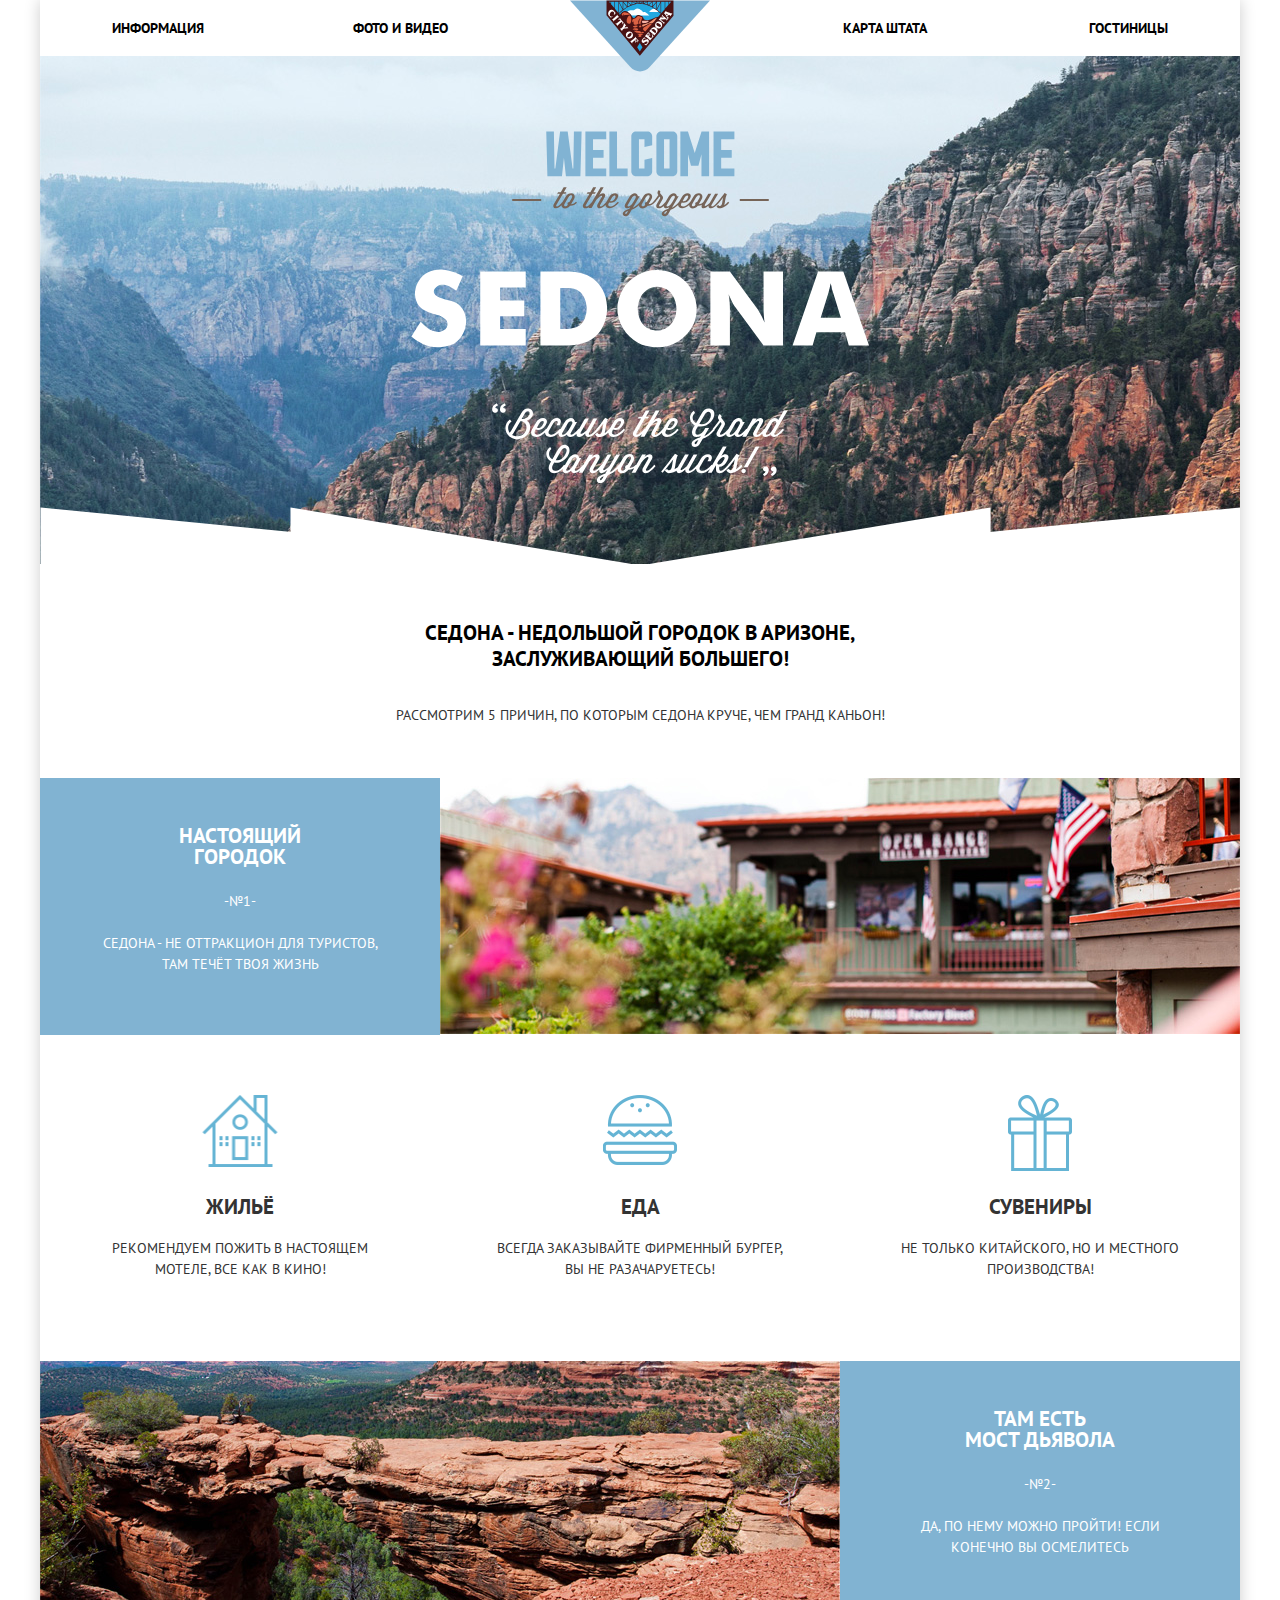
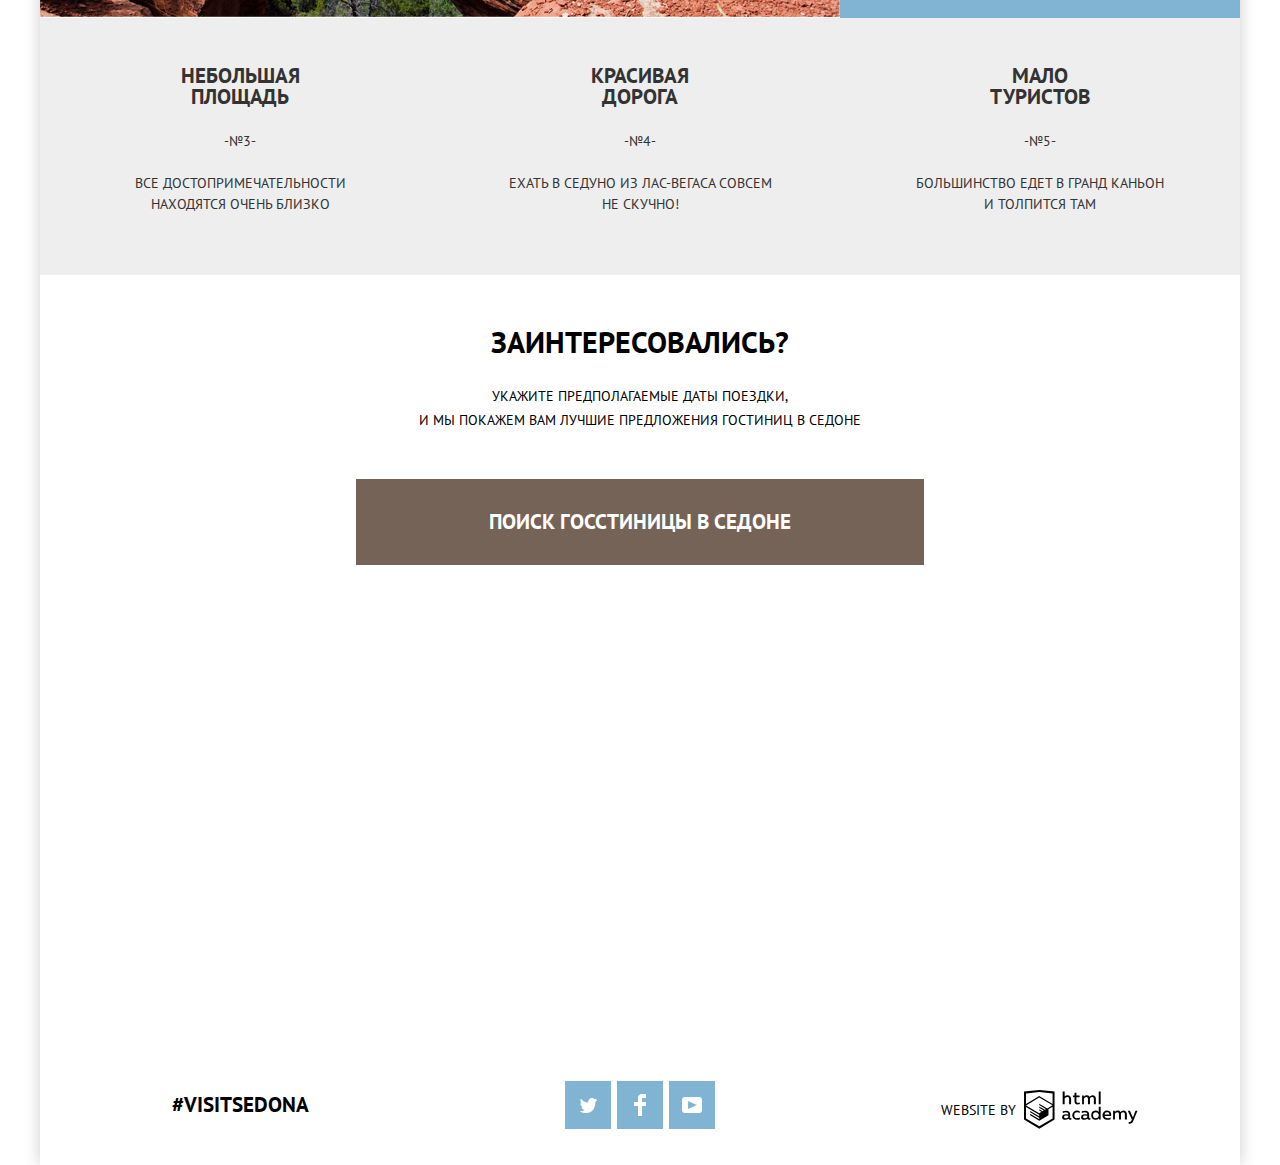
<file: index.html>
<!DOCTYPE html>
<html lang="ru">
   <head>
      <meta charset="utf-8">
      <title>HTML Academy: Седона</title>
      <link href="https://fonts.googleapis.com/css?family=PT+Sans:400,700&display=swap&subset=cyrillic" rel="stylesheet">
      <link rel="stylesheet" type="text/css" href="css/normalize.css">
      <link rel="stylesheet" type="text/css" href="css/style.min.css">
   </head>
   <body>
      <div class="main-container">
         <header class="header">
            <nav class="main-navigation">
               <a href="index.html" class="logo"> <img src="img/indexlogo.svg" alt="logo" width="140" height="72"> </a>
               <ul class="navigation">
                  <li class="button-navigation"> <a href='#'>Информация</a> </li>
                  <li class="button-navigation"> <a href='#'>Фото и видео</a> </li>
                  <li class="button-navigation"> <a href='#'>Карта штата</a> </li>
                  <li class="button-navigation"> <a href='inner.html'>Гостиницы</a> </li>
               </ul>
            </nav>
         </header>
         <main>
            <section class="bgmountains"> <img src="img/welcome.svg" alt="welcome sedona" width="459" height="353"> </section>
            <section class="promo">
               <p class="promo-explanation">Седона - недольшой городок в Аризоне, заслуживающий большего! </p>
               <p class="promo-reasons">рассмотрим 5 причин, по которым седона круче, чем гранд каньон!</p>
            </section>
            <section class="polygon">
               <ul class="advantages">
                  <li class="main-advantages">
                     <div class="basic visible-advantages">
                        <h3>Настоящий городок</h3>
                        <p>-№1-</p>
                        <p>Седона - не оттракцион для туристов, там течёт твоя жизнь</p>
                     </div>
                     <div class="img-advantages"> 
                        <img src="img/cityofsedona.jpg" alt="city of sedona" width="800" height="256"> 
                     </div>
                  </li>
                  <li class="town-advantages">
                     <div class="unvisible-advantages housing">
                        <h3>Жильё</h3>
                        <p>Рекомендуем пожить в настоящем мотеле, все как в кино!</p>
                     </div>
                     <div class="unvisible-advantages food">
                        <h3>Еда</h3>
                        <p>Всегда заказывайте фирменный бургер, вы не разачаруетесь!</p>
                     </div>
                     <div class="unvisible-advantages souvenirs">
                        <h3>Сувениры</h3>
                        <p>Не только китайского, но и местного производства!</p>
                     </div>
                  </li>
                  <li class="main-advantages">
                     <div class="img-advantages">
                        <img src="img/grandcanyon.jpg" alt="grand canyon" width="800" height="256">
                     </div>
                     <div class="basic visible-advantages">
                        <h3>Там есть Мост&nbsp;Дьявола</h3>
                        <p>-№2-</p>
                        <p>Да, по нему можно пройти! Если конечно вы осмелитесь</p>
                     </div>
                  </li>
                  <li class="main-advantages">
                     <div class="visible-advantages">
                        <h3>Небольшая площадь</h3>
                        <p>-№3-</p>
                        <p>Все достопримечательности находятся&nbsp;очень близко</p>
                     </div>
                     <div class="visible-advantages">
                        <h3>Красивая дорога</h3>
                        <p>-№4-</p>
                        <p>Ехать в Седуно из Лас-Вегаса совсем не&nbsp;скучно! </p>
                     </div>
                     <div class="visible-advantages">
                        <h3>Мало туристов</h3>
                        <p>-№5-</p>
                        <p>Большинство едет в Гранд Каньон и&nbsp;толпится там</p>
                     </div>
                  </li>
               </ul>
            </section>
            <section class="reservation">
               <div class="information">
                  <p class="half-headline"> Заинтересовались?</p>
                  <p class="reservation-info"> Укажите предполагаемые даты поездки,
                     <br>и мы покажем Вам лучшие предложения гостиниц в Седоне
                  </p>
                  <button class="search-button">Поиск госстиницы в седоне</button>
               </div>
               <form class="hotel-reservation" action="/echo" method="POST">
                  <p class="travel-date">
                     <label class="text" for="arrival">Дата заезда:</label>
                     <input class="put" type="text" id="arrival" name="arrival" value="24 апреля 2017">
                     <button class="calendar" type="button">
                        <svg xmlns="http://www.w3.org/2000/svg" width="21" height="22" viewBox="0 0 21 22">
                           <path d="M19.251 2.025h-2.845V.648c0-.381-.294-.689-.656-.689-.363 0-.656.308-.656.689v1.377h-3.938V.648c0-.381-.294-.689-.655-.689-.363 0-.657.308-.657.689v1.377H5.906V.648c0-.381-.294-.689-.656-.689-.363 0-.657.308-.657.689v1.377H1.75C.784 2.025 0 2.847 0 3.862v16.302C0 21.179.784 22 1.75 22h17.501c.966 0 1.749-.821 1.749-1.836V3.862c0-1.015-.783-1.837-1.749-1.837zm.437 18.139a.448.448 0 0 1-.437.459H1.75a.45.45 0 0 1-.438-.459V3.862a.45.45 0 0 1 .438-.459h2.844v1.378c0 .381.294.689.657.689.362 0 .656-.308.656-.689V3.403h3.938v1.378c0 .381.294.689.657.689.361 0 .655-.308.655-.689V3.403h3.938v1.378c0 .381.293.689.656.689.362 0 .656-.308.656-.689V3.403h2.845c.241 0 .437.206.437.459v16.302z"></path>
                           <path d="M4.594 8.225h2.625v2.066H4.594zM4.594 11.668h2.625v2.067H4.594zM4.594 15.112h2.625v2.066H4.594zM9.188 15.112h2.625v2.066H9.188zM9.188 11.668h2.625v2.067H9.188zM9.188 8.225h2.625v2.066H9.188zM13.781 15.112h2.625v2.066h-2.625zM13.781 11.668h2.625v2.067h-2.625zM13.781 8.225h2.625v2.066h-2.625z"></path>
                        </svg>
                     </button>
                  </p>
                  <p class="travel-date">
                     <label class="text" for="departure">Дата выезда:</label>
                     <input class="put" type="text" id="departure" name="departure" value="4 июля 2017">
                     <button class="calendar" type="button">
                        <svg xmlns="http://www.w3.org/2000/svg" width="21" height="22" viewBox="0 0 21 22">
                           <path d="M19.251 2.025h-2.845V.648c0-.381-.294-.689-.656-.689-.363 0-.656.308-.656.689v1.377h-3.938V.648c0-.381-.294-.689-.655-.689-.363 0-.657.308-.657.689v1.377H5.906V.648c0-.381-.294-.689-.656-.689-.363 0-.657.308-.657.689v1.377H1.75C.784 2.025 0 2.847 0 3.862v16.302C0 21.179.784 22 1.75 22h17.501c.966 0 1.749-.821 1.749-1.836V3.862c0-1.015-.783-1.837-1.749-1.837zm.437 18.139a.448.448 0 0 1-.437.459H1.75a.45.45 0 0 1-.438-.459V3.862a.45.45 0 0 1 .438-.459h2.844v1.378c0 .381.294.689.657.689.362 0 .656-.308.656-.689V3.403h3.938v1.378c0 .381.294.689.657.689.361 0 .655-.308.655-.689V3.403h3.938v1.378c0 .381.293.689.656.689.362 0 .656-.308.656-.689V3.403h2.845c.241 0 .437.206.437.459v16.302z"></path>
                           <path d="M4.594 8.225h2.625v2.066H4.594zM4.594 11.668h2.625v2.067H4.594zM4.594 15.112h2.625v2.066H4.594zM9.188 15.112h2.625v2.066H9.188zM9.188 11.668h2.625v2.067H9.188zM9.188 8.225h2.625v2.066H9.188zM13.781 15.112h2.625v2.066h-2.625zM13.781 11.668h2.625v2.067h-2.625zM13.781 8.225h2.625v2.066h-2.625z"></path>
                        </svg>
                     </button>
                  </p>
                  <div class="number-people">
                     <p class="people-adult">
                        <label class="text" for="adults">Взрослые:</label>
                        <button class="minus" type="button"></button>
                        <input class="number" type="text" id="adults" name="adults" value="2">
                        <button class="plus" type="button"></button>
                     </p>
                     <p class="people-children">
                        <label class="text" for="children">Дети:</label>
                        <button class="minus" type="button"></button>
                        <input class="number" type="text" id="children" name="children" value="0">
                        <button class="plus" type="button"></button>
                     </p>
                  </div>
                  <button class="submit" type="submit">Найти</button>
               </form>
            <iframe src="https://www.google.com/maps/embed?pb=!1m18!1m12!1m3!1d104770.38018730558!2d-111.86517855273749!3d34.85435832354931!2m3!1f0!2f0!3f0!3m2!1i1024!2i768!4f13.1!3m3!1m2!1s0x872da132f942b00d%3A0x5548c523fa6c8efd!2z0KHQtdC00L7QvdCwLCDQkNGA0LjQt9C-0L3QsCA4NjMzNiwg0KHQqNCQ!5e0!3m2!1sru!2sby!4v1562774458585!5m2!1sru!2sby" style="border:0" allowfullscreen></iframe>
            </section>
         </main>
         <footer class="main-footer">
            <p class="hashtag"><a href="#"> #VISITSEDONA </a></p>
            <ul class="social-network">
               <li class="btn-network btn-tw">
                  <a class="social-btn" href="#"><img src="img/twitter.png" alt="twitter of sedona" width="17" height="15"></a>
               </li>
               <li class="btn-network btn-fc">
                  <a class="social-btn" href="#"><img src="img/facebook.png" alt="facebook of sedona" width="12" height="22"></a>
               </li>
               <li class="btn-network btn-yt">
                  <a class="social-btn" href="#"><img src="img/youtube.png" alt="youtube of sedona" width="20" height="16"></a>
               </li>
            </ul>
            <a class="creator" href="https://up.htmlacademy.ru/htmlcss/25">
               <span class="creator-text">WEBSITE BY</span>
               <svg xmlns="http://www.w3.org/2000/svg" data-name="Layer 1" width="115px" height="41px" viewBox="0 0 115 41">
                  <path fill="#000000" d="M46.84 28.22a2.07 2.07 0 0 0 .58-.11v1.4a3.41 3.41 0 0 1-1.24.22 1.75 1.75 0 0 1-1.75-1 5.08 5.08 0 0 1-3.3 1.13c-1.59 0-3.06-.87-3.06-2.68 0-2.24 2.08-2.93 3.9-2.93a11.63 11.63 0 0 1 2.28.26v-.31c0-1.09-.8-1.86-2.3-1.86a7.79 7.79 0 0 0-3.15.67v-1.79a10.72 10.72 0 0 1 3.35-.58c2.48 0 4 1.18 4 3.83v3.14a.57.57 0 0 0 .69.61zm-6.76-1.19a1.42 1.42 0 0 0 1.64 1.29 3.56 3.56 0 0 0 2.53-1v-1.51a10.21 10.21 0 0 0-1.9-.22c-1.1.01-2.27.35-2.27 1.45zM53.06 20.62a5.29 5.29 0 0 1 2.7.67v1.79a4.28 4.28 0 0 0-2.42-.73 2.89 2.89 0 1 0 0 5.76 5.26 5.26 0 0 0 2.55-.67v1.8a6.58 6.58 0 0 1-2.9.6 4.42 4.42 0 0 1-4.72-4.54 4.54 4.54 0 0 1 4.79-4.68zM65.84 28.22a2.07 2.07 0 0 0 .58-.11v1.4a3.41 3.41 0 0 1-1.24.22 1.75 1.75 0 0 1-1.75-1 5.08 5.08 0 0 1-3.3 1.13c-1.59 0-3.06-.87-3.06-2.68 0-2.24 2.08-2.93 3.9-2.93a11.63 11.63 0 0 1 2.28.26v-.31c0-1.09-.8-1.86-2.3-1.86a7.79 7.79 0 0 0-3.15.67v-1.79a10.72 10.72 0 0 1 3.35-.58c2.48 0 4 1.18 4 3.83v3.14a.57.57 0 0 0 .69.61zm-6.76-1.19a1.42 1.42 0 0 0 1.64 1.29 3.56 3.56 0 0 0 2.53-1v-1.51a10.21 10.21 0 0 0-1.9-.22c-1.11.01-2.27.35-2.27 1.45zM76.67 16.85v12.76h-1.76v-1.39a4.07 4.07 0 0 1-3.35 1.62 4.62 4.62 0 0 1 0-9.22 4 4 0 0 1 3.15 1.37v-5.14h2zm-4.76 5.48a2.9 2.9 0 0 0 0 5.8 3 3 0 0 0 2.79-1.84v-2.13a3.06 3.06 0 0 0-2.79-1.83zM82.99 20.62c3.48 0 4.68 2.81 4.12 5.34h-6.58c.22 1.57 1.75 2.22 3.35 2.22a6.41 6.41 0 0 0 2.77-.62v1.68a7.5 7.5 0 0 1-3.14.6c-2.68 0-5-1.53-5-4.61a4.39 4.39 0 0 1 4.48-4.61zm.09 1.62a2.39 2.39 0 0 0-2.57 2.26h4.85a2.06 2.06 0 0 0-2.28-2.26zM89.1 29.61v-8.75h1.73v1.09a4 4 0 0 1 2.92-1.33 3 3 0 0 1 2.73 1.4 4.33 4.33 0 0 1 3.06-1.4 3.21 3.21 0 0 1 3.32 3.52v5.47h-2V24.2a1.67 1.67 0 0 0-1.73-1.84 2.94 2.94 0 0 0-2.17 1.18V29.61h-2V24.2a1.67 1.67 0 0 0-1.73-1.84 3.11 3.11 0 0 0-2.32 1.35v5.91h-2zM111.47 20.86h2l-4.1 9.93c-.95 2.28-2.19 3-3.52 3a5 5 0 0 1-1.15-.15v-1.66a3 3 0 0 0 .89.13c.95 0 1.66-.67 2.17-2l.18-.44-4.16-8.82h2.13l3 6.6zM40.66 1.53v5a4 4 0 0 1 2.83-1.2A3.41 3.41 0 0 1 47.1 8.9v5.41h-2V9.15a1.9 1.9 0 0 0-2-2.1 3.08 3.08 0 0 0-2.44 1.46v5.8h-2V1.53h2zM52.43 2.42v3.12h3.17v1.71h-3.17v4c0 1.15.53 1.53 1.66 1.53a4.71 4.71 0 0 0 1.77-.35v1.68a7.14 7.14 0 0 1-2.35.38 2.68 2.68 0 0 1-3-2.88V7.23h-1.6V5.52h1.57V2.88zM58.1 14.29V5.54h1.73v1.09a4 4 0 0 1 2.92-1.33 3 3 0 0 1 2.73 1.4 4.33 4.33 0 0 1 3.06-1.4 3.21 3.21 0 0 1 3.32 3.52v5.47h-2V8.88a1.67 1.67 0 0 0-1.73-1.84 2.94 2.94 0 0 0-2.17 1.18V14.29h-2V8.88a1.67 1.67 0 0 0-1.73-1.84 3.11 3.11 0 0 0-2.32 1.35v5.91h-2zM74.72 1.52h1.95v12.76h-1.95zM15.44.02h-.16L0 1.62v28l15.28 9.09 15.28-9.09v-28zm13.12 28.45l-13.28 7.9L2 28.47V16.99l13.22 7.87v1.43l-9.07-5.4v1.38l9.11 5.47v1.46l-9.1-5.42v1.38l9.11 5.47 9.19-5.5V19.22l4.1-2.45v11.67zm0-13.16l-3.65 2.14-1.68 1-8-4.76v1.38l6.84 4.07h-.06l-.15.09-1 .57-5.64-3.36v1.38l4.45 2.65-1.05.7-3.36-2v1.38l2.21 1.3-2.25 1.35-13.16-7.82 13.17-7.92zm0-1.39L15.21 6.05l-13.2 7.86V3.41l13.28-1.39 13.28 1.39v10.51z"></path>
               </svg>
            </a>
         </footer>
      </div>
      <script src="js/JavaScript.js"></script>
   </body>
</html>
</file>
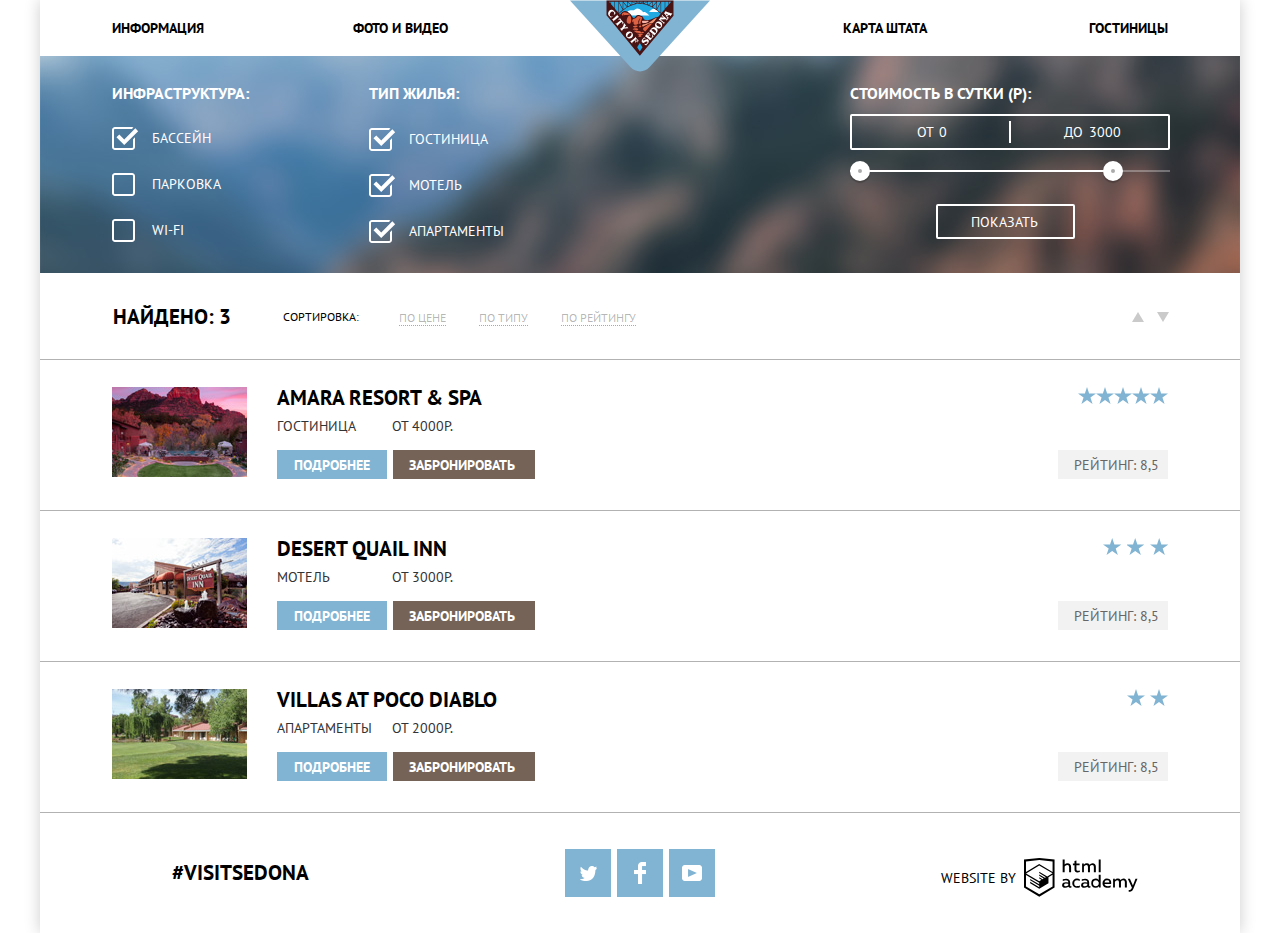
<file: inner.html>
<!DOCTYPE html>
<html lang="ru">
   <head>
      <meta charset="utf-8">
      <title>HTML Academy: Седона</title>
      <link href="https://fonts.googleapis.com/css?family=PT+Sans:400,700&display=swap&subset=cyrillic" rel="stylesheet">
      <link rel="stylesheet" type="text/css" href="css/normalize.css">
      <link rel="stylesheet" type="text/css" href="css/style.min.css">
   </head>
   <body>
      <div class="main-container">
         <header class="header">
            <nav class="main-navigation">
               <a href="index.html" class="logo"> <img src="img/indexlogo.svg" alt="logo" width="140" height="72"> </a>
               <ul class="navigation">
                  <li class="button-navigation"> <a href='#'>Информация</a> </li>
                  <li class="button-navigation"> <a href='#'>Фото и видео</a> </li>
                  <li class="button-navigation"> <a href='#'>Карта штата</a> </li>
                  <li class="button-navigation"> <a href='inner.html'>Гостиницы</a> </li>
               </ul>
            </nav>
         </header>
         <main>
            <section class="inner-background">
               <form class="conditions-form" method="POST" action="#">
                  <fieldset class="form-infrastructure">
                     <legend class="conditions-type">Инфраструктура:</legend>
                     <input class="check-conditions visually-hidden" type="checkbox" name="pool" id="pool" checked>
                     <label class="name-conditions" for="pool">Бассейн</label>
                     <input class="check-conditions visually-hidden" type="checkbox" name="parking" id="parking">
                     <label class="name-conditions" for="parking">Парковка</label>
                     <input class="check-conditions visually-hidden" type="checkbox" name="wifi" id="wifi">
                     <label class="name-conditions" for="wifi">Wi-Fi</label>                     
                  </fieldset>
                  <fieldset class="form-type-housing">
                     <legend class="conditions-type">Тип жилья:</legend>
                     <input class="check-conditions visually-hidden" type="checkbox" name="hotel" id="hotel" checked>
                     <label class="name-conditions" for="hotel">Гостиница</label>
                     <input class="check-conditions visually-hidden" type="checkbox" name="motel" id="motel" checked>
                     <label class="name-conditions" for="motel">Мотель</label>
                     <input class="check-conditions visually-hidden" type="checkbox" name="apartments" id="apartments" checked>
                     <label class="name-conditions" for="apartments">Апартаменты</label>
                  </fieldset>
                  <div class="filter-range">
                     <fieldset class="search-by-cost">
                        <legend class="filter-range-title">Стоимость в сутки (р):</legend>
                        <div class="price-controls">
                           <label class="min-price">от <input type="text" name="min-price" value="0"></label>
                           <label class="max-price">до <input type="text" name="max-price" value="3000"></label>
                        </div>
                        <div class="range-controls">
                           <div class="scale">
                              <div class="bar"></div>
                           </div>
                           <div class="range-toggle range-toggle-min"></div>
                           <div class="range-toggle range-toggle-max"></div>
                        </div>
                     </fieldset>
                     <button class="search-form-submit" type="submit">Показать</button>
                  </div>
               </form>
            </section>
            <section>
               <form class="hotels-sorting">
                  <p class="hotels-result">Найдено:<output name="#"> 3</output></p>
                  <p class="sorting-by-value">Сортировка:</p>
                  <ul class="hotels-result-docket">
                     <li class="hotels-sorting-type"> <a href="#">По цене</a> </li>
                     <li class="hotels-sorting-type"> <a href="#">По типу</a> </li>
                     <li class="hotels-sorting-type"> <a href="#">По рейтингу</a> </li>
                  </ul>
                  <div class="container-sort-display">
                     <a class="sort-display-up" href="#" aria-label="по возрастанию"></a>
                     <a class="sort-display-down" href="#" aria-label="по убыванию"></a>
                  </div>
               </form>
               <ul class="hotels">
                  <li class="hotels-information">
                     <p><img src="img/amara.jpg" alt="Amara Resort & Spa" width="135" height="90"></p>
                     <div class="houses">
                        <div class="container-hotels-info">
                           <a href="#">
                              <h3 class="name-of-house">Amara Resort & Spa</h3>
                           </a>
                           <div class="type-cost-housing">
                              <p class="type-of-house">Гостиница</p>
                              <p class="cost-of-rent">от 4000р.</p>
                           </div>
                           <div class="hotels-btn-reservation">
                              <a class="more" href="#">Подробнее</a>
                              <a class="booking" href="#">Забронировать</a>
                           </div>
                        </div>
                        <div class="quality">
                           <div class="star four-star"></div>
                           <span class="rating">Рейтинг: 8,5</span>
                        </div>
                     </div>
                  </li>
                  <li class="hotels-information">
                     <p><img src="img/desert.jpg" alt="Desert Quail Inn" width="135" height="90"></p>
                     <div class="houses">
                        <div class="container-hotels-info">
                           <a href="#">
                              <h3 class="name-of-house">Desert Quail Inn</h3>
                           </a>
                           <div class="type-cost-housing">
                              <p class="type-of-house">Мотель</p>
                              <p class="cost-of-rent">от 3000р.</p>
                           </div>
                           <div class="hotels-btn-reservation">
                              <a class="more" href="#">Подробнее</a>
                              <a class="booking" href="#">Забронировать</a>
                           </div>
                        </div>
                        <div class="quality">
                           <div class="star three-star"></div>
                           <span class="rating">Рейтинг: 8,5</span>
                        </div>
                     </div>
                  </li>
                  <li class="hotels-information">
                     <p><img src="img/pocodiablo.jpg" alt="Villas at Poco Diablo" width="135" height="90"></p>
                     <div class="houses">
                        <div class="container-hotels-info">
                           <a href="#">
                              <h3 class="name-of-house">Villas at Poco Diablo</h3>
                           </a>
                           <div class="type-cost-housing">
                              <p class="type-of-house">Апартаменты</p>
                              <p class="cost-of-rent">от 2000р.</p>
                           </div>
                           <div class="hotels-btn-reservation">
                              <a class="more" href="#">Подробнее</a>
                              <a class="booking" href="#">Забронировать</a>
                           </div>
                        </div>
                        <div class="quality">
                           <div class="star two-star"></div>
                           <span class="rating">Рейтинг: 8,5</span>
                        </div>
                     </div>
                  </li>
               </ul>
            </section>
         </main>
         <footer class="main-footer">
            <p class="hashtag"><a href="#"> #VISITSEDONA </a></p>
            <ul class="social-network">
               <li class="btn-network btn-tw">
                  <a class="social-btn" href="#"><img src="img/twitter.png" alt="twitter of sedona" width="17" height="15"></a>
               </li>
               <li class="btn-network btn-fc">
                  <a class="social-btn" href="#"><img src="img/facebook.png" alt="facebook of sedona" width="12" height="22"></a>
               </li>
               <li class="btn-network btn-yt">
                  <a class="social-btn" href="#"><img src="img/youtube.png" alt="youtube of sedona" width="20" height="16"></a>
               </li>
            </ul>
            <a class="creator" href="https://up.htmlacademy.ru/htmlcss/25">
               <span class="creator-text">WEBSITE BY</span>
               <svg xmlns="http://www.w3.org/2000/svg" data-name="Layer 1" width="115px" height="41px" viewBox="0 0 115 41">
                  <path fill="#000" d="M46.84 28.22a2.07 2.07 0 0 0 .58-.11v1.4a3.41 3.41 0 0 1-1.24.22 1.75 1.75 0 0 1-1.75-1 5.08 5.08 0 0 1-3.3 1.13c-1.59 0-3.06-.87-3.06-2.68 0-2.24 2.08-2.93 3.9-2.93a11.63 11.63 0 0 1 2.28.26v-.31c0-1.09-.8-1.86-2.3-1.86a7.79 7.79 0 0 0-3.15.67v-1.79a10.72 10.72 0 0 1 3.35-.58c2.48 0 4 1.18 4 3.83v3.14a.57.57 0 0 0 .69.61zm-6.76-1.19a1.42 1.42 0 0 0 1.64 1.29 3.56 3.56 0 0 0 2.53-1v-1.51a10.21 10.21 0 0 0-1.9-.22c-1.1.01-2.27.35-2.27 1.45zM53.06 20.62a5.29 5.29 0 0 1 2.7.67v1.79a4.28 4.28 0 0 0-2.42-.73 2.89 2.89 0 1 0 0 5.76 5.26 5.26 0 0 0 2.55-.67v1.8a6.58 6.58 0 0 1-2.9.6 4.42 4.42 0 0 1-4.72-4.54 4.54 4.54 0 0 1 4.79-4.68zM65.84 28.22a2.07 2.07 0 0 0 .58-.11v1.4a3.41 3.41 0 0 1-1.24.22 1.75 1.75 0 0 1-1.75-1 5.08 5.08 0 0 1-3.3 1.13c-1.59 0-3.06-.87-3.06-2.68 0-2.24 2.08-2.93 3.9-2.93a11.63 11.63 0 0 1 2.28.26v-.31c0-1.09-.8-1.86-2.3-1.86a7.79 7.79 0 0 0-3.15.67v-1.79a10.72 10.72 0 0 1 3.35-.58c2.48 0 4 1.18 4 3.83v3.14a.57.57 0 0 0 .69.61zm-6.76-1.19a1.42 1.42 0 0 0 1.64 1.29 3.56 3.56 0 0 0 2.53-1v-1.51a10.21 10.21 0 0 0-1.9-.22c-1.11.01-2.27.35-2.27 1.45zM76.67 16.85v12.76h-1.76v-1.39a4.07 4.07 0 0 1-3.35 1.62 4.62 4.62 0 0 1 0-9.22 4 4 0 0 1 3.15 1.37v-5.14h2zm-4.76 5.48a2.9 2.9 0 0 0 0 5.8 3 3 0 0 0 2.79-1.84v-2.13a3.06 3.06 0 0 0-2.79-1.83zM82.99 20.62c3.48 0 4.68 2.81 4.12 5.34h-6.58c.22 1.57 1.75 2.22 3.35 2.22a6.41 6.41 0 0 0 2.77-.62v1.68a7.5 7.5 0 0 1-3.14.6c-2.68 0-5-1.53-5-4.61a4.39 4.39 0 0 1 4.48-4.61zm.09 1.62a2.39 2.39 0 0 0-2.57 2.26h4.85a2.06 2.06 0 0 0-2.28-2.26zM89.1 29.61v-8.75h1.73v1.09a4 4 0 0 1 2.92-1.33 3 3 0 0 1 2.73 1.4 4.33 4.33 0 0 1 3.06-1.4 3.21 3.21 0 0 1 3.32 3.52v5.47h-2V24.2a1.67 1.67 0 0 0-1.73-1.84 2.94 2.94 0 0 0-2.17 1.18V29.61h-2V24.2a1.67 1.67 0 0 0-1.73-1.84 3.11 3.11 0 0 0-2.32 1.35v5.91h-2zM111.47 20.86h2l-4.1 9.93c-.95 2.28-2.19 3-3.52 3a5 5 0 0 1-1.15-.15v-1.66a3 3 0 0 0 .89.13c.95 0 1.66-.67 2.17-2l.18-.44-4.16-8.82h2.13l3 6.6zM40.66 1.53v5a4 4 0 0 1 2.83-1.2A3.41 3.41 0 0 1 47.1 8.9v5.41h-2V9.15a1.9 1.9 0 0 0-2-2.1 3.08 3.08 0 0 0-2.44 1.46v5.8h-2V1.53h2zM52.43 2.42v3.12h3.17v1.71h-3.17v4c0 1.15.53 1.53 1.66 1.53a4.71 4.71 0 0 0 1.77-.35v1.68a7.14 7.14 0 0 1-2.35.38 2.68 2.68 0 0 1-3-2.88V7.23h-1.6V5.52h1.57V2.88zM58.1 14.29V5.54h1.73v1.09a4 4 0 0 1 2.92-1.33 3 3 0 0 1 2.73 1.4 4.33 4.33 0 0 1 3.06-1.4 3.21 3.21 0 0 1 3.32 3.52v5.47h-2V8.88a1.67 1.67 0 0 0-1.73-1.84 2.94 2.94 0 0 0-2.17 1.18V14.29h-2V8.88a1.67 1.67 0 0 0-1.73-1.84 3.11 3.11 0 0 0-2.32 1.35v5.91h-2zM74.72 1.52h1.95v12.76h-1.95zM15.44.02h-.16L0 1.62v28l15.28 9.09 15.28-9.09v-28zm13.12 28.45l-13.28 7.9L2 28.47V16.99l13.22 7.87v1.43l-9.07-5.4v1.38l9.11 5.47v1.46l-9.1-5.42v1.38l9.11 5.47 9.19-5.5V19.22l4.1-2.45v11.67zm0-13.16l-3.65 2.14-1.68 1-8-4.76v1.38l6.84 4.07h-.06l-.15.09-1 .57-5.64-3.36v1.38l4.45 2.65-1.05.7-3.36-2v1.38l2.21 1.3-2.25 1.35-13.16-7.82 13.17-7.92zm0-1.39L15.21 6.05l-13.2 7.86V3.41l13.28-1.39 13.28 1.39v10.51z"></path>
               </svg>
            </a>
         </footer>
      </div>
   </body>
</html>
</file>
<file: css/style.min.css>
html{box-sizing:border-box}*,::after,::before{box-sizing:inherit}body{margin:0;padding:0;font-family:"PT Sans",Arial,sans-serif;font-size:14px;line-height:21px;font-weight:400;color:#333;text-transform:uppercase;background-color:#fff;background-position:center}a{text-decoration:none}.visually-hidden:not(:focus):not(:active),input[type=checkbox].visually-hidden,input[type=radio].visually-hidden{position:absolute;width:1px;height:1px;margin:-1px;border:0;padding:0;white-space:nowrap;clip-path:inset(100%);clip:rect(0 0 0 0);overflow:hidden}.main-container{width:1200px;position:relative;margin:0 auto;background-color:#fff;box-shadow:0 0 15px 0 rgba(0,1,1,.2)}.header{position:relative;min-height:56px}.main-navigation{background-color:#fff;position:relative}.navigation{display:flex;flex-wrap:wrap;justify-content:space-between;padding:0 72px;margin:0;list-style:none}.button-navigation{color:#333;line-height:26px;width:238px;padding-top:15px;padding-bottom:15x;font-weight:700}.button-navigation:nth-child(4n+2){margin-right:96px}.button-navigation:nth-child(4n+3),.button-navigation:nth-child(4n+4){text-align:right}.button-navigation a{color:#000}.button-navigation a:focus{color:rgba(0,0,0,.3)}.button-navigation a:hover{color:#81b3d2}.button-navigation a:active{color:#766357}.logo{z-index:1;position:absolute;width:140px;top:0;left:50%;transform:translateX(-50%)}.bgmountains{background-color:#b8eafc;background-image:url(../img/bgmountain.jpg);background-repeat:no-repeat;position:relative;display:block;margin-bottom:56px;padding-top:75px;padding-bottom:80px;background-position-y:-85px}.bgmountains img{width:459;height:353;display:block;margin:auto}.bgmountains::before{content:"";width:1200px;height:59px;position:absolute;bottom:-.35%;background:url(../img/polygon.png);background-repeat:no-repeat}.promo-explanation{font-size:21px;line-height:26px;text-align:center;color:#000;font-weight:700;margin:0 auto 30px auto;width:440px}.promo-reasons{text-align:center;line-height:26px;margin:0 auto 50px auto;width:489px}.advantages{list-style:none;margin:0;padding:0}.main-advantages,.town-advantages{display:flex;flex:wrap}.visible-advantages{text-align:center;font-size:14px;list-style:none;background-color:#eee;width:400px;min-height:256px;padding-top:47px;padding-left:49px;padding-right:49px;padding-bottom:60px}.visible-advantages h3{font-size:21px;font-weight:700;padding-bottom:24px;padding-left:72px;padding-right:72px;margin:0}.visible-advantages p{margin:0;padding:0}.visible-advantages p:nth-of-type(1){padding-bottom:21px}.basic{color:#fff;background-color:#81b3d2;text-align:center}.img-advantages{text-align:center;max-height:256px;width:800px}.unvisible-advantages{text-align:center;font-size:14px;list-style:none;width:400px;max-height:330px;position:relative;padding:161px 48px 81px 48px}.unvisible-advantages h3{text-align:center;font-size:21px;font-weight:700;margin-top:0}.unvisible-advantages p{text-align:center;margin:0;padding:0}.housing::before{content:"";position:absolute;top:60px;left:50%;transform:translateX(-50%);background-repeat:no-repeat;width:75px;height:72px;background:url(../img/icon-1.png)}.food::before{content:"";position:absolute;top:60px;left:50%;transform:translateX(-50%);background-repeat:no-repeat;width:74px;height:70px;background:url(../img/icon-2.png)}.souvenirs::before{content:"";position:absolute;top:60px;left:50%;transform:translateX(-50%);background-repeat:no-repeat;width:64px;height:76px;background:url(../img/icon-3.png)}.reservation{color:#000;text-align:center;background-color:#fff}.information{max-width:570px;min-height:291px;margin:0 auto;padding:49px 0 0 0}.half-headline{font-size:30px;line-height:36px;font-weight:700;margin:0 auto 24px auto}.reservation-info{font-size:14px;line-height:24px;text-align:center;margin:0 auto;margin-bottom:47px}.search-button{background-color:#766357;color:#fff;font-size:21px;font-weight:700;line-height:26px;text-transform:uppercase;display:block;width:568px;min-height:86px;margin:0 auto;padding:0;border:none}.hotel-reservation{color:#000;text-align:left;font-weight:700;display:block;width:568px;min-height:395px;padding:55px;margin:0;background-color:#fff;position:absolute;left:50%;margin-left:-284px}.hotel-reservation-none{display:none}@keyframes open-reserv{0%{transform:translate(0,-400px)}100%{transform:translate(0,0)}}.reserv-form{display:block;animation-name:open-reserv;animation-duration:.9s}.travel-date{position:relative;margin:0;margin-bottom:29px;display:flex;justify-content:space-between;flex-wrap:wrap;align-items:center}.text{display:inline-block;vertical-align:center;width:107px;margin:0;padding:0}.put{width:346px;min-height:38px;padding-top:4px;padding-right:30px;padding-left:11px;padding-bottom:4px;background-color:#f2f2f2;font-size:14px;line-height:26px;font-weight:700;text-transform:uppercase;border:0}.put:hover{background-color:#ebebeb}.put:focus{background-color:#fff;border:2px solid #e5e5e5}.number{text-align:center}.submit{text-align:center;color:#fff;font-weight:700;font-size:21px;line-height:26px;text-transform:uppercase;background-color:#81b3d2;display:block;width:458px;min-height:58px;border:0}.calendar{width:21px;height:22px;position:absolute;right:9px;padding:0;margin:0;background-color:transparent;border:0;cursor:pointer}.calendar svg{fill:#cacaca}.calendar svg:focus,.calendar svg:hover{fill:#000}.calendar svg:active{fill:#81b3d2}.number-people{display:flex;justify-content:space-between;flex-wrap:wrap;width:458px;padding-bottom:54px}.people-adult{width:50%;display:flex;justify-content:flex-start;align-items:center;margin:0;padding:0}.text{width:auto;margin-right:auto}.people-children{width:50%;display:flex;justify-content:flex-start;align-items:center;margin:0;padding:0;padding-left:53px}.number{display:block;width:38px;min-height:38px;background-color:#f2f2f2;border:0}.plus{display:block;position:relative;width:38px;min-height:38px;background-color:#f2f2f2;border:0;padding:0;margin:0}.plus::before{content:"";position:absolute;top:16px;right:14px;width:12px;height:3px;background-color:#a9a9a9}.plus::after{content:"";position:absolute;top:12px;right:19px;width:3px;height:12px;background-color:#a9a9a9}.plus:hover::before{background-color:#000}.plus:active::before{background-color:#81b3d2}.plus:hover::after{background-color:#000}.plus:active::after{background-color:#81b3d2}.minus{display:block;position:relative;width:38px;min-height:38px;background-color:#f2f2f2;border:0;padding:0;margin:0}.minus::before{content:"";position:absolute;top:17px;right:14px;width:12px;height:3px;background-color:#a9a9a9}.minus:hover::before{background-color:#000}.minus:active::before{background-color:#81b3d2}.reservation iframe{width:1200px;height:473px}.main-footer{width:1200px;max-height:120px;margin:0 auto;padding:36px 0;display:flex;flex-wrap:wrap;align-items:flex-start;justify-content:space-between}.hashtag{color:#000;text-align:center;font-size:21px;font-weight:700;line-height:26px;width:400px;padding:11px 0;margin:0}.hashtag a{color:#000}.social-network{list-style:none;display:flex;justify-content:center;width:400px;flex-wrap:wrap;margin:0;padding:0}.social-btn{width:46px;height:48px;display:flex;align-items:center;justify-content:center;background-color:#81b3d2}.social-btn:focus,.social-btn:hover{background-color:#669ec0}.social-btn:active{background-color:#5496bd}.social-btn:active img{opacity:.3}.btn-tw{margin-right:6px}.btn-fc{margin-right:6px}.creator{color:#000;display:flex;flex-wrap:wrap;justify-content:center;align-items:center;width:400px;min-height:41px;padding-top:4px;padding-bottom:3px}.creator:focus path,.creator:hover path{fill:#81b3d2}.creator:active path{fill:#bdbbbc}.creator-text{padding:15px 0;padding-right:8px}.inner-background{background-color:#b8eafc;background-image:url(../img/filter-background.jpg);background-repeat:no-repeat;background-position:top -294px center;background-size:1200px 800px}.conditions-form{margin:0;display:flex;flex-direction:row;flex-wrap:wrap;padding-top:27px;padding-right:72px;padding-bottom:6px;padding-left:72px}.form-infrastructure{margin:0;margin-right:120px;padding:0;padding-top:24px;color:#fff;font-size:14px;line-height:21px;font-weight:400;border:none}.conditions-type{display:block;margin:0;padding:0;font-size:16px;line-height:21px;font-weight:600}.name-conditions{position:relative;margin:0;padding:0;padding-left:40px;margin-bottom:25px;display:block;cursor:pointer}.name-conditions::before{content:"";position:absolute;left:0;width:30px;height:30px;background-image:url(../img/checkbox-off.svg);background-repeat:no-repeat;background-position:left top;background-size:23px 23px}.form-infrastructure input:checked+.name-conditions::before{content:"";background-image:url(../img/checkbox-on.svg);background-size:27px 23px}.form-infrastructure input:disabled+.name-conditions::before{content:"";opacity:.35}.name-conditions:disabled+label{color:#6a6a6b;background-color:rgba(0,0,0,0)}.check-conditions:focus+label::before{filter:drop-shadow(0 0 2px #ff004c)}.form-type-housing{margin:0;padding:0;padding-top:25px;padding-right:50px;list-style:none;color:#fff;font-size:14px;line-height:21px;font-weight:400;border:none}.name-conditions::before{content:"";position:absolute;left:0;top:-1px;width:30px;height:30px;background-image:url(../img/checkbox-off.svg);background-repeat:no-repeat;background-size:23px 23px;background-position:left top}.form-type-housing input:checked+.name-conditions::before{content:"";background-image:url(../img/checkbox-on.svg);background-size:27px 23px}.form-type-housing input:disabled+.name-conditions::before{content:"";opacity:.35}.filter-range{display:block;margin:0;margin-left:auto;width:318px;min-height:155px}.search-by-cost{width:320px;min-height:114px;margin:0;padding:0;color:#fff;font-size:14px;line-height:21px;font-weight:400;border:none}.filter-range-title{margin:0;margin-bottom:10px;padding:0;font-size:16px;line-height:21px;font-weight:700}.price-controls{position:relative;height:36px;margin-bottom:20px;font-size:0;border:2px solid #fff;border-radius:2px}.price-controls::after{content:"";position:absolute;top:50%;left:50%;transform:translate(-50%,-50%);width:2px;height:22px;background:#fff}.price-controls label{display:inline-block;vertical-align:center;font-size:14px;line-height:30px;vertical-align:top;cursor:pointer}.price-controls .max-price,.price-controls .min-price{width:82px;margin-left:65px}.price-controls input{width:50px;margin:0;color:inherit;font:inherit;background:0 0;border:none}.range-controls{position:relative;margin-bottom:32px}.range-controls .scale{height:2px;background:rgba(255,255,255,.3)}.range-controls .bar{width:80%;height:2px;background:#fff}.range-toggle{position:absolute;top:-9px;width:20px;height:20px;background:#ababab;border:8px solid #fff;border-radius:50%;box-shadow:0 2px 1px 0 rgba(0,1,1,.2);cursor:pointer}.range-toggle:hover{background:#1c4f80}.range-toggle-min{left:0}.range-toggle-max{left:79%}.search-form-submit{display:block;margin:0 27%;padding-left:33px;padding-right:35px;padding-top:6px;padding-bottom:4px;border:2px solid #fff;border-radius:2px;font-family:"PT Sans",Arial,sans-serif;font-size:14px;line-height:21px;font-weight:400;text-transform:uppercase;color:#fff;background-color:rgba(0,0,0,0)}.search-form-submit:focus,.search-form-submit:hover{background-color:#fff;color:#000}.hotels-sorting{background-color:#fff;padding:31px 71px 29px 73px;display:flex;flex-wrap:wrap;align-items:center}.hotels-result{font-weight:700;line-height:26px;font-size:21px;text-align:left;color:#000;margin:0;margin-right:52px;padding:0}.sorting-by-value{color:#000;font-size:12px;line-height:18px;text-align:left;margin:0;margin-right:40px;padding:0}.hotels-result-docket{list-style:none;margin:0;padding:0;display:flex;flex-wrap:wrap;align-items:center;max-width:500px}.hotels-sorting-type a{color:rgba(0,0,0,.3);text-align:left;font-size:12px;line-height:18px;margin-right:33px;border-bottom:1px dotted #81b3d2}.hotels-sorting-type a:hover{color:#81b3d2;border-bottom:1px dotted #81b3d2}.hotels-sorting-type a:focus{color:#81b3d2;border-style:none}.hotels-sorting-type a:active{color:#000;border-style:none}.container-sort-display{width:37px;padding-top:5px;padding-bottom:5px;margin-left:auto;display:flex;justify-content:space-between}.sort-display-up{width:0;border-left:6px solid transparent;border-right:6px solid transparent;border-bottom:10px solid #cacaca;border-top-width:0}.sort-display-up:hover{border-bottom-color:#000}.sort-display-up:focus{border-bottom-color:#81b3d2}.sort-display-up:active{border-bottom-color:#81b3d2}.sort-display-down{width:0;border-top:10px solid #cacaca;border-left:6px solid transparent;border-right:6px solid transparent;border-bottom-width:0}.sort-display-down:hover{border-top-color:#000}.sort-display-down:focus{border-top-color:#81b3d2}.sort-display-down:active{border-top-color:#81b3d2}.hotels{width:1200px;display:flex;flex-direction:column;flex-wrap:wrap;margin:0;padding:0;box-sizing:border-box;list-style:none;background-color:#fff}.hotels-information{position:relative;margin:0;padding:27px 72px;display:flex;flex-wrap:wrap;border-top:1px solid rgba(0,0,0,.3)}.hotels-information:last-child{border-bottom:1px solid rgba(0,0,0,.3)}.hotels-information p{margin:0;padding:0}.hotels-information img{width:135px;height:90px;margin:0;margin-right:30px;padding:0;flex-shrink:0}.houses{display:flex;flex-wrap:wrap;flex-grow:1}.container-hotels-info{margin:0;padding:0}.name-of-house{max-width:500px;margin:0;margin-bottom:11px;padding:0;font-size:21px;line-height:21px;text-align:left;font-weight:700;color:#000}.name-of-house:focus,.name-of-house:hover{color:#81b3d2}.name-of-house:active{color:rgba(0,0,0,.3)}.type-cost-housing{display:flex;flex-wrap:wrap;margin:0;margin-bottom:17px;padding:0;font-size:14px;line-height:14px;font-weight:400;color:#333}.type-of-house{text-align:left;width:115px;margin:0;padding:0}.cost-of-rent{text-align:left;margin:0;padding:0}.hotels-btn-reservation{min-height:27px;margin:0;padding:0;display:flex;flex-direction:row;flex-wrap:wrap;font-size:14px;line-height:21px;font-weight:700}.more{font-size:14px;line-height:21px;font-weight:700;color:#fff;background-color:#81b3d2;width:110px;margin:0;margin-right:6px;padding-top:5px;padding-right:17px;padding-left:17px;padding-bottom:3px}.more:focus,.more:hover{background-color:#669ec0}.more:active{background-color:#5496bd;color:rgba(255,255,255,.3)}.booking{font-size:14px;line-height:21px;font-weight:600;color:#fff;background-color:#766357;width:142px;margin:0;padding-top:5px;padding-right:16px;padding-left:16px;padding-bottom:3px}.booking:focus,.booking:hover{background-color:#604e43}.booking:active{background-color:#503e33;color:rgba(255,255,255,.3)}.quality{margin:0;width:220px;height:90px;margin-left:auto;font-size:14px;line-height:21px;font-weight:400}.star{width:100px;height:17px;margin:0;margin-left:auto;margin-bottom:46px;background-image:url(../img/star.svg);background-repeat:space;background-position-x:right}.four-star{width:90px}.three-star{width:65px}.two-star{width:41px}.rating{width:110px;margin-left:auto;padding-top:5px;padding-bottom:3px;padding-left:16px;display:block;color:#666;background-color:#f2f2f2}
</file>
